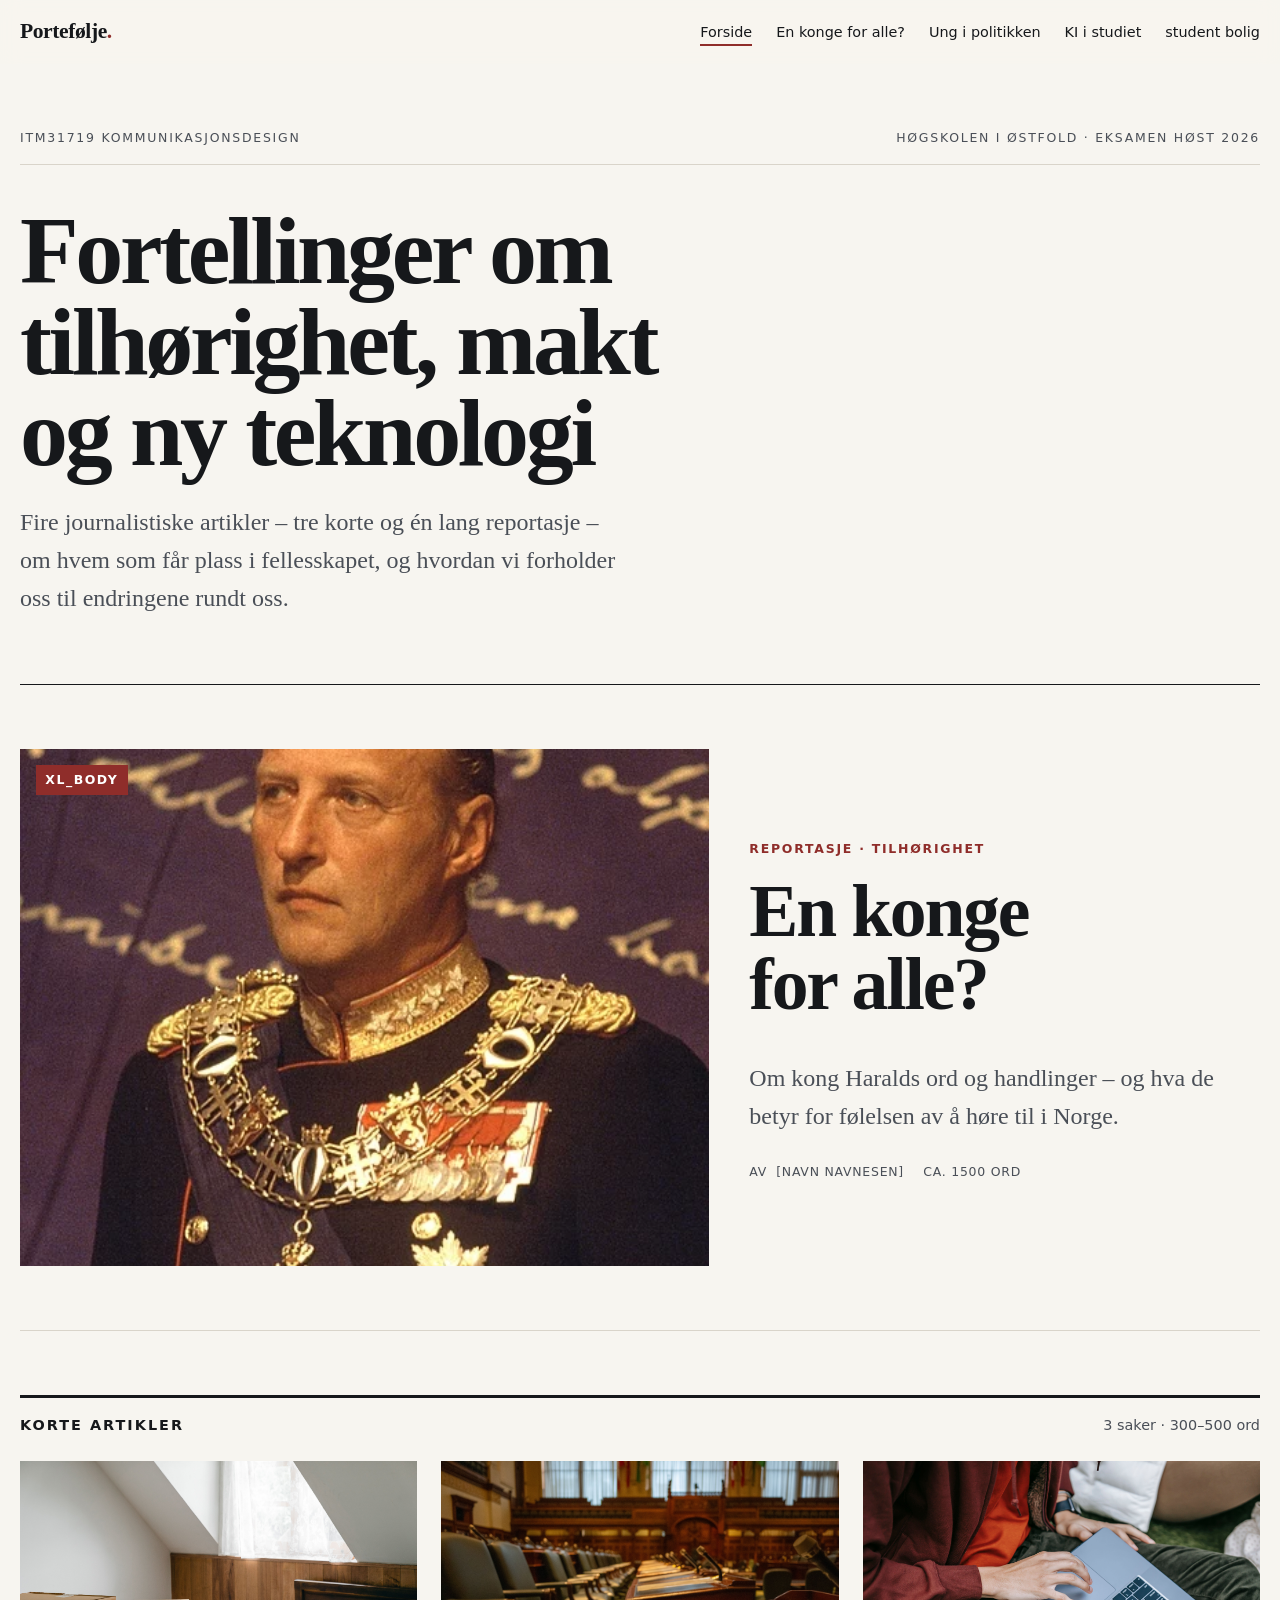
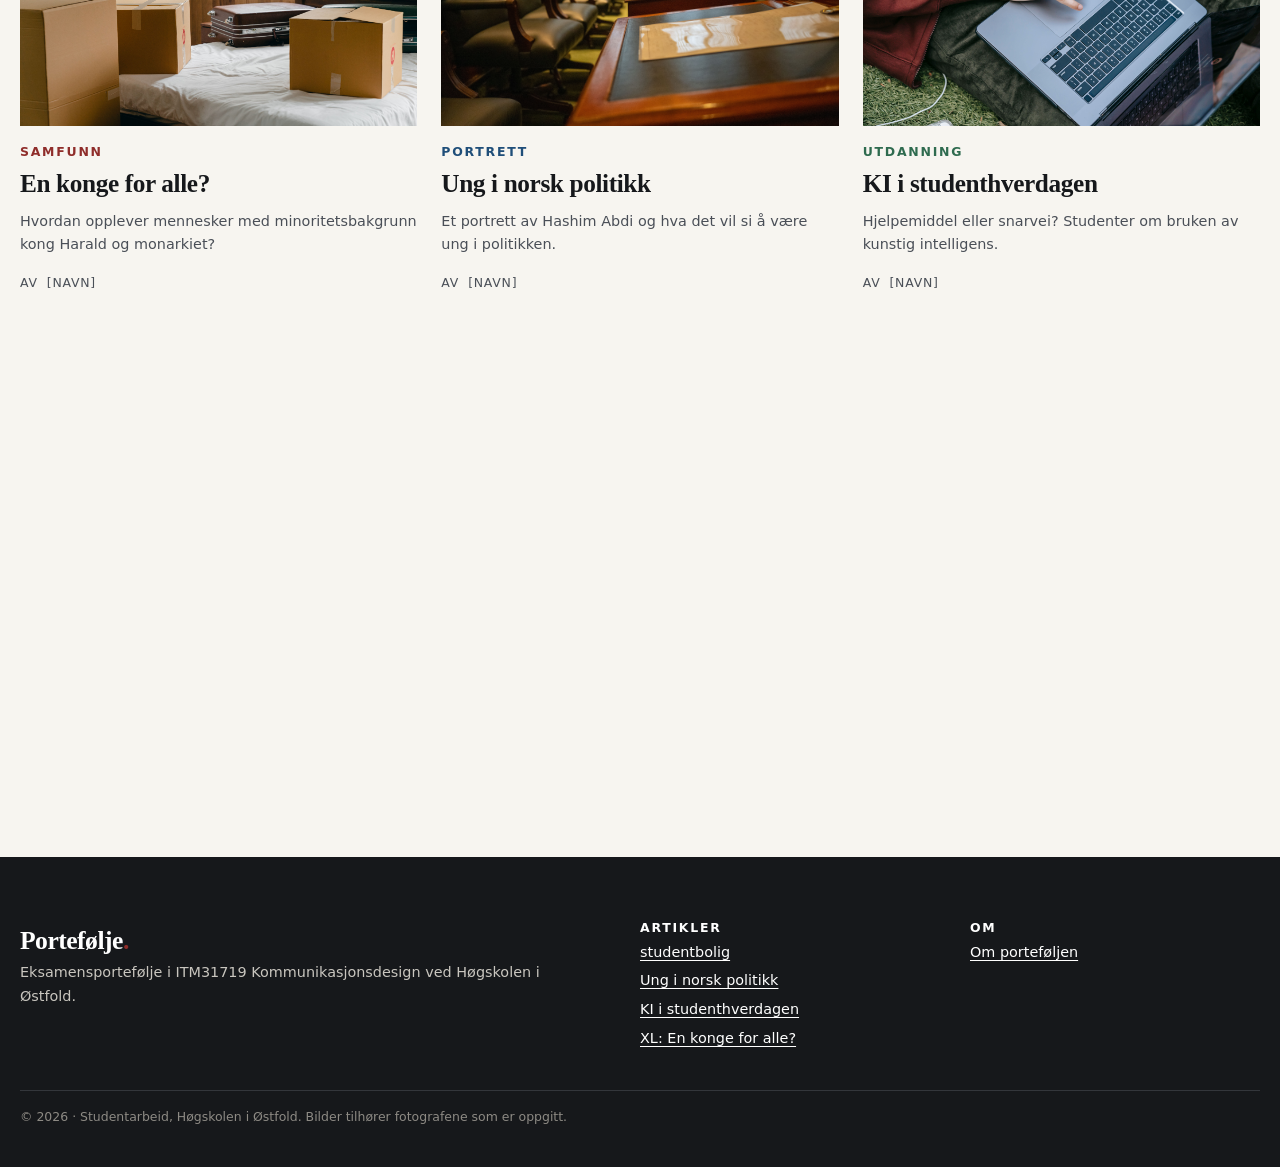
<file: index.html>
<!DOCTYPE html>
<html lang="no">
<head>
  <meta charset="UTF-8">
  <meta name="viewport" content="width=device-width, initial-scale=1">
  <title>Portefølje – ITM31719 Kommunikasjonsdesign</title>
  <meta name="description" content="Digital journalistisk portefølje i ITM31719 Kommunikasjonsdesign, Høgskolen i Østfold.">
  <link rel="icon" href="assets/favicon.svg" type="image/svg+xml">
  <link rel="stylesheet" href="css/style.css">
  <script src="js/main.js" defer></script>
</head>
<body>
  <a class="skip-link" href="#main">Hopp til innhold</a>

  <!-- ================= TOPPMENY (lik på alle sider) ================= -->
  <header class="site-header">
    <div class="container--full site-header__inner">
      <a class="logo" href="index.html">Portefølje<span>.</span></a>
      <button class="nav-toggle" aria-expanded="false" aria-controls="site-nav" aria-label="Åpne meny">
        <span class="nav-toggle__bar"></span><span class="nav-toggle__bar"></span><span class="nav-toggle__bar"></span>
      </button>
      <nav class="nav" id="site-nav" aria-label="Hovedmeny">
        <ul>
          <li><a href="index.html" aria-current="page">Forside</a></li>
          <li><a href="/xl_body.html">En konge for alle?</a></li>
          <li><a href="/artikkel/ung_i_politikk.html">Ung i politikken</a></li>
          <li><a href="/artikkel/KI_studentliv.html">KI i studiet</a></li>
          <li><a href="/artikkel/studentbolig.html">student bolig</a></li>
        </ul>
      </nav>
    </div>
  </header>

  <main id="main">
    <!-- ================= INTRO ================= -->
    <section class="container--full front-intro">
        <div class="front-intro__top fade-up">
          <span>ITM31719 Kommunikasjonsdesign</span>
          <span>Høgskolen i Østfold · Eksamen høst <span data-year>2026</span></span>
        </div>
        <h1 class="fade-up" style="--delay:.1s">Fortellinger om tilhørighet, makt og ny teknologi</h1>
        <p class="fade-up" style="--delay:.2s">
          Fire journalistiske artikler – tre korte og én lang reportasje – om hvem som får plass i fellesskapet,
          og hvordan vi forholder oss til endringene rundt oss.
        </p>
      </section>
  
      <!-- ================= HOVEDSAK: XL-ARTIKKEL ================= -->
      <div class="container--full">
        <a class="feature" href="/xl_body.html" data-reveal>
          <div class="feature__media">
            <!-- BYTT BILDE: legg eget foto i assets/img/ og endre src + alt -->
            <img src="assets/img/kongharald.jpg" alt="for XL-artikkelen" width="1600" height="1000">
            <span class="badge">xl_body</span>
          </div>
          <div>
            <span class="kicker">Reportasje · Tilhørighet</span>
            <h2>En konge for alle?</h2>
            <p class="feature__lead">
              Om kong Haralds ord og handlinger – og hva de betyr for følelsen av å høre til i Norge.
            </p>
            <div class="meta">
              <span>Av <span class="ph">[Navn Navnesen]</span></span>
              <span>Ca. 1500 ord</span>
            </div>
          </div>
        </a>
      </div>

      <!-- ================= TRE KORTE ARTIKLER ================= -->
    <section class="container--full" aria-labelledby="korte">
        <div class="section-head">
          <h2 id="korte">Korte artikler</h2>
          <span>3 saker · 300–500 ord</span>
        </div>
  
        <div class="cards">
          <a class="card theme-konge" href="/artikkel/studentbolig.html" data-reveal>
            <div class="card__media">
              <img src="assets/img/studentbolig.jpg" alt="Plassholderbilde for artikkelen studentbolig" width="1600" height="1000" loading="lazy">
            </div>
            <span class="kicker">Samfunn</span>
            <h3>En konge for alle?</h3>
            <p>Hvordan opplever mennesker med minoritetsbakgrunn kong Harald og monarkiet?</p>
            <div class="meta"><span>Av <span class="ph">[Navn]</span></span></div>
          </a>
  
          <a class="card theme-politikk" href="articles/ung_i_politikk" data-reveal style="--delay:.1s">
            <div class="card__media">
              <img src="assets/img/politikk.jpg" alt="Plassholderbilde for artikkelen Ung i norsk politikk" width="1600" height="1000" loading="lazy">
            </div>
            <span class="kicker">Portrett</span>
            <h3>Ung i norsk politikk</h3>
            <p>Et portrett av Hashim Abdi og hva det vil si å være ung i politikken.</p>
            <div class="meta"><span>Av <span class="ph">[Navn]</span></span></div>
          </a>
          
        <a class="card theme-ki" href="articles/KI_studentliv" data-reveal style="--delay:.2s">
            <div class="card__media">
              <img src="assets/img/KI i hverdag.jpg" alt="Plassholderbilde for artikkelen KI i studenthverdagen" width="1600" height="1000" loading="lazy">
            </div>
            <span class="kicker">Utdanning</span>
            <h3>KI i studenthverdagen</h3>
            <p>Hjelpemiddel eller snarvei? Studenter om bruken av kunstig intelligens.</p>
            <div class="meta"><span>Av <span class="ph">[Navn]</span></span></div>
          </a>
        </div>
      </section>
      <!-- OM PORTEFØLJEN-->
    <section class="container--full about" id="om" aria-labelledby="om-tittel" data-reveal>
        <div>
          <span class="kicker">Om porteføljen</span>
          <h2 id="om-tittel">Slik er sakene laget</h2>
        </div>
        <div class="about__cols">
          <div>
            <h3>Gruppen</h3>
            <ul>
              <li class="ph">[Navn 1 – rolle, f.eks. tekst og foto]</li>
              <li class="ph">[Navn 2 – rolle]</li>
              <li class="ph">[Navn 3 – rolle]</li>
            </ul>
          </div>
          <div>
            <h3>Metode</h3>
            <p class="ph">[Kort om hvordan dere har jobbet: intervjuer, research, konseptskisse, verktøy.]</p>
          </div>
          <div>
            <h3>Etikk og kilder</h3>
            <p>
                Alle sitater og intervjuer er gjort av gruppen selv eller hentet fra oppgitte kilder.
                Kildene står nederst i hver artikkel. Vi følger Vær Varsom-plakaten.
              </p>
            </div>
            <div>
              <h3>Bruk av KI</h3>
              <p class="ph">[Beskriv åpent hvordan KI eventuelt er brukt, f.eks. til koding eller språkvask. KI-genererte bilder er merket og viser ikke ekte personer.]</p>
            </div>

        </div>
    </section>
  </main>

  <!-- ================= BUNNTEKST (lik på alle sider) ================= -->
  <footer class="site-footer">
    <div class="container--full">
      <div class="site-footer__grid">
        <div>
          <a class="logo" href="index.html">Portefølje<span>.</span></a>
          <p>Eksamensportefølje i ITM31719 Kommunikasjonsdesign ved Høgskolen i Østfold.</p>
        </div>
        <div>
          <h2>Artikler</h2>
          <ul>

            <li><a href="/artikkel/studentbolig.html">studentbolig</a></li>
            <li><a href="/artikkel/ung_i_politikk.html">Ung i norsk politikk</a></li>
            <li><a href="/artikkel/KI_studentliv.html">KI i studenthverdagen</a></li>
            <li><a href="/xl_body.html">XL: En konge for alle?</a></li>
          </ul>
        </div>
        <div>
          <h2>Om</h2>
          <ul>
            <li><a href="index.html#om">Om porteføljen</a></li>
          </ul>
        </div>
      </div>
      <div class="site-footer__bottom">
        © <span data-year>2026</span> · Studentarbeid, Høgskolen i Østfold. Bilder tilhører fotografene som er oppgitt.
      </div>
    </div>
</footer>
</body>
</html>
</file>
<file: css/style.css>
/* ==========================================================================
   ITM31719 Kommunikasjonsdesign – Eksamensportefølje
   Felles stilark for startside og artikler.

  
   
   
   
  

/* 1. Designvariabler ------------------------------------------------------ */
:root {
    /* Farger – lys, nordisk palett med én tydelig aksentfarge */
    --paper: #f7f5f0;
    --paper-2: #efebe3;
    --ink: #16181b;
    --ink-soft: #4a4f57;
    --line: #d9d4ca;
    --accent: #8f2d2a;          /* Standard aksent (dyp rød) */
    --accent-ink: #ffffff;
    --placeholder: #c26a00;     /* Oransje = mangler materiale */
    --placeholder-bg: #fff4e3;
  
    /* Typografi – systemfonter, fungerer uten internett */
    --font-serif: "Iowan Old Style", "Palatino Linotype", Palatino, "Book Antiqua", Georgia, "Times New Roman", serif;
    --font-sans: system-ui, -apple-system, "Segoe UI", Roboto, "Helvetica Neue", Arial, sans-serif;
  
    /* Typografisk skala (flytende mellom mobil og desktop) */
    --fs-xs: 0.78rem;
    --fs-sm: 0.9rem;
    --fs-base: 1.0625rem;
    --fs-body: clamp(1.08rem, 1rem + 0.35vw, 1.25rem);
    --fs-lead: clamp(1.2rem, 1.05rem + 0.6vw, 1.5rem);
    --fs-h3: clamp(1.25rem, 1.1rem + 0.6vw, 1.6rem);
    --fs-h2: clamp(1.6rem, 1.25rem + 1.4vw, 2.4rem);
    --fs-h1: clamp(2.3rem, 1.4rem + 4vw, 5rem);
    --fs-display: clamp(2.6rem, 1.2rem + 6vw, 6.5rem);
  
    /* Avstander og mål */
    --space-1: 0.5rem;
    --space-2: 1rem;
    --space-3: 1.5rem;
    --space-4: 2.5rem;
    --space-5: 4rem;
    --space-6: 6rem;
    --measure: 40rem;           /* Ideell linjelengde for brødtekst */
    --wide: 72rem;
    --full: 90rem;
    --radius: 2px;
    --header-h: 64px;
  
    --ease: cubic-bezier(0.2, 0.7, 0.2, 1);
  }
  
  /* Hver artikkel kan få sin egen aksentfarge via klasse på <body> */
  .theme-konge  { --accent: #8f2d2a; }
  .theme-politikk { --accent: #1f4e79; }
  .theme-ki     { --accent: #2f6b4f; }
  .theme-xl     { --accent: #6d2a4d; }
  
  /* 2. Reset og grunnstil --------------------------------------------------- */
  *, *::before, *::after { box-sizing: border-box; }
  
  html {
    -webkit-text-size-adjust: 100%;
    scroll-behavior: smooth;
    scroll-padding-top: calc(var(--header-h) + 1rem);
  }
  
  body {
    margin: 0;
    background: var(--paper);
    color: var(--ink);
    font-family: var(--font-sans);
    font-size: var(--fs-base);
    line-height: 1.6;
    text-rendering: optimizeLegibility;
    -webkit-font-smoothing: antialiased;
  }
  
  img, svg, video { display: block; max-width: 100%; height: auto; }
  
  h1, h2, h3, h4 {
    font-family: var(--font-serif);
    font-weight: 700;
    line-height: 1.1;
    letter-spacing: -0.015em;
    margin: 0 0 0.5em;
    text-wrap: balance;
  }
  
  p { margin: 0 0 1.1em; }
  
  a { color: inherit; text-decoration-thickness: 1px; text-underline-offset: 0.2em; }
  a:hover { color: var(--accent); }
  
  :focus-visible { outline: 3px solid var(--accent); outline-offset: 3px; }
  
  ::selection { background: var(--accent); color: var(--accent-ink); }
  
  .skip-link {
    position: absolute;
    left: 1rem;
    top: -100px;
    z-index: 100;
    background: var(--ink);
    color: var(--paper);
    padding: 0.6rem 1rem;
  }
  .skip-link:focus { top: 1rem; }
  
  .visually-hidden {
    position: absolute !important;
    width: 1px; height: 1px;
    overflow: hidden; clip: rect(0 0 0 0);
    white-space: nowrap;
  }
  
  /* 3. Layout-hjelpere ------------------------------------------------------ */
  .container { width: min(100% - 2.5rem, var(--wide)); margin-inline: auto; }
  .container--full { width: min(100% - 2.5rem, var(--full)); margin-inline: auto; }
  .measure { width: min(100% - 2.5rem, var(--measure)); margin-inline: auto; }
  
  .kicker {
    display: inline-block;
    font-family: var(--font-sans);
    font-size: var(--fs-xs);
    font-weight: 700;
    letter-spacing: 0.14em;
    text-transform: uppercase;
    color: var(--accent);
    margin-bottom: var(--space-2);
  }
  
  .rule { border: 0; border-top: 1px solid var(--line); margin: var(--space-5) 0; }
  
  .btn {
    display: inline-flex;
    align-items: center;
    gap: 0.5em;
    font-weight: 600;
    font-size: var(--fs-sm);
    letter-spacing: 0.03em;
    padding: 0.85em 1.4em;
    background: var(--ink);
    color: var(--paper);
    text-decoration: none;
    border-radius: var(--radius);
    transition: background 0.25s var(--ease), transform 0.25s var(--ease);
  }
  .btn:hover { background: var(--accent); color: var(--accent-ink); transform: translateY(-2px); }
  .btn .arrow { transition: transform 0.25s var(--ease); }
  .btn:hover .arrow { transform: translateX(4px); }
  
  /* 4. Toppmeny og lesefremdrift ------------------------------------------- */
  .site-header {
    position: sticky;
    top: 0;
    z-index: 50;
    height: var(--header-h);
    background: color-mix(in srgb, var(--paper) 88%, transparent);
    backdrop-filter: saturate(1.4) blur(10px);
    -webkit-backdrop-filter: saturate(1.4) blur(10px);
    border-bottom: 1px solid transparent;
    transition: border-color 0.3s var(--ease), box-shadow 0.3s var(--ease);
  }
  .site-header.is-scrolled { border-bottom-color: var(--line); }
  
  .site-header__inner {
    height: 100%;
    display: flex;
    align-items: center;
    justify-content: space-between;
    gap: var(--space-3);
  }
  
  .logo {
    font-family: var(--font-serif);
    font-size: 1.35rem;
    font-weight: 700;
    letter-spacing: -0.02em;
    text-decoration: none;
    white-space: nowrap;
  }
  .logo span { color: var(--accent); }
  
  .nav ul {
    display: flex;
    gap: var(--space-3);
    list-style: none;
    margin: 0;
    padding: 0;
  }
  .nav a {
    font-size: var(--fs-sm);
    font-weight: 500;
    text-decoration: none;
    padding: 0.3em 0;
    border-bottom: 2px solid transparent;
    transition: border-color 0.2s var(--ease), color 0.2s var(--ease);
  }
  .nav a:hover,
  .nav a[aria-current="page"] { border-bottom-color: var(--accent); color: var(--ink); }
  
  .nav-toggle {
    display: none;
    background: none;
    border: 0;
    padding: 0.5rem;
    cursor: pointer;
    color: var(--ink);
  }
  .nav-toggle__bar {
    display: block;
    width: 24px;
    height: 2px;
    background: currentColor;
    margin: 5px 0;
    transition: transform 0.3s var(--ease), opacity 0.3s var(--ease);
  }
  .nav-toggle[aria-expanded="true"] .nav-toggle__bar:nth-child(1) { transform: translateY(7px) rotate(45deg); }
  .nav-toggle[aria-expanded="true"] .nav-toggle__bar:nth-child(2) { opacity: 0; }
  .nav-toggle[aria-expanded="true"] .nav-toggle__bar:nth-child(3) { transform: translateY(-7px) rotate(-45deg); }
  
  .progress {
    position: absolute;
    left: 0;
    bottom: -1px;
    height: 3px;
    width: 100%;
    background: var(--accent);
    transform-origin: 0 50%;
    transform: scaleX(0);
  }
  /* 5. Startside ------------------------------------------------------------ */
.front-intro {
    padding-block: var(--space-5) var(--space-4);
    border-bottom: 1px solid var(--ink);
  }
  .front-intro__top {
    display: flex;
    justify-content: space-between;
    flex-wrap: wrap;
    gap: var(--space-1);
    font-size: var(--fs-xs);
    text-transform: uppercase;
    letter-spacing: 0.14em;
    color: var(--ink-soft);
    border-bottom: 1px solid var(--line);
    padding-bottom: var(--space-2);
    margin-bottom: var(--space-4);
  }
  .front-intro h1 {
    font-size: var(--fs-display);
    line-height: 0.95;
    letter-spacing: -0.035em;
    max-width: 14ch;
    margin-bottom: var(--space-3);
  }
  .front-intro p {
    font-size: var(--fs-lead);
    font-family: var(--font-serif);
    color: var(--ink-soft);
    max-width: 38rem;
  }
  
  /* Hovedsak (XL) */
  .feature {
    display: grid;
    grid-template-columns: 1.35fr 1fr;
    gap: var(--space-4);
    align-items: center;
    padding-block: var(--space-5);
    border-bottom: 1px solid var(--line);
    text-decoration: none;
  }
  .feature__media {
    position: relative;
    overflow: hidden;
    aspect-ratio: 4 / 3;
    background: var(--paper-2);
  }
  .feature__media img,
  .card__media img {
    width: 100%;
    height: 100%;
    object-fit: cover;
    transition: transform 0.9s var(--ease);
  }
  .feature:hover .feature__media img,
  .card:hover .card__media img { transform: scale(1.04); }
  
  .badge {
    position: absolute;
    top: 1rem;
    left: 1rem;
    background: var(--accent);
    color: var(--accent-ink);
    font-size: var(--fs-xs);
    font-weight: 700;
    letter-spacing: 0.12em;
    text-transform: uppercase;
    padding: 0.4em 0.75em;
  }
  .feature h2 {
    font-size: var(--fs-h1);
    line-height: 1;
    letter-spacing: -0.03em;
  }
  .feature:hover h2 { color: var(--accent); }
  .feature__lead {
    font-family: var(--font-serif);
    font-size: var(--fs-lead);
    color: var(--ink-soft);
  }
  
  .meta {
    display: flex;
    flex-wrap: wrap;
    gap: 0.4em 1.2em;
    font-size: var(--fs-xs);
    letter-spacing: 0.06em;
    text-transform: uppercase;
    color: var(--ink-soft);
    margin-top: var(--space-2);
  }
  
  /* Seksjonstittel */
  .section-head {
    display: flex;
    align-items: baseline;
    justify-content: space-between;
    gap: var(--space-2);
    margin: var(--space-5) 0 var(--space-3);
    padding-top: var(--space-2);
    border-top: 3px solid var(--ink);
  }
  .section-head h2 {
    font-family: var(--font-sans);
    font-size: var(--fs-sm);
    letter-spacing: 0.14em;
    text-transform: uppercase;
    margin: 0;
  }
  .section-head span { font-size: var(--fs-sm); color: var(--ink-soft); }
  
  /* Artikkelkort */
  .cards {
    display: grid;
    grid-template-columns: repeat(3, 1fr);
    gap: var(--space-4) var(--space-3);
  }
  .card {
    display: flex;
    flex-direction: column;
    text-decoration: none;
    color: inherit;
  }
  .card__media {
    position: relative;
    overflow: hidden;
    aspect-ratio: 3 / 2;
    margin-bottom: var(--space-2);
    background: var(--paper-2);
  }
  .card h3 {
    font-size: var(--fs-h3);
    transition: color 0.2s var(--ease);
  }
  .card:hover h3 { color: var(--accent); }
  .card p { color: var(--ink-soft); font-size: var(--fs-sm); margin-bottom: 0; }
  .card .kicker { margin-bottom: var(--space-1); }
  
  /* Om porteføljen */
  .about {
    display: grid;
    grid-template-columns: 1fr 2fr;
    gap: var(--space-4);
    margin-top: var(--space-6);
    padding: var(--space-5) 0;
    border-top: 1px solid var(--ink);
  }
  .about h2 { font-size: var(--fs-h2); }
  .about__cols {
    display: grid;
    grid-template-columns: repeat(2, 1fr);
    gap: var(--space-3);
  }
  .about h3 {
    font-family: var(--font-sans);
    font-size: var(--fs-sm);
    letter-spacing: 0.1em;
    text-transform: uppercase;
    margin-bottom: var(--space-1);
  }
  .about p, .about li { color: var(--ink-soft); font-size: var(--fs-sm); }
.about ul { padding-left: 1.1em; margin: 0; }

/* 6. Artikkel ------------------------------------------------------------- */
.article-header {
  padding-block: var(--space-5) var(--space-4);
  text-align: left;
}
.article-header h1 {
  font-size: var(--fs-h1);
  line-height: 1;
  letter-spacing: -0.03em;
  max-width: 18ch;
}
.lead {
  font-family: var(--font-serif);
  font-size: var(--fs-lead);
  line-height: 1.45;
  color: var(--ink-soft);
  max-width: 40rem;
  margin-top: var(--space-3);
}
.byline {
  display: flex;
  flex-wrap: wrap;
  align-items: center;
  gap: 0.5em 1.5em;
  margin-top: var(--space-4);
  padding-top: var(--space-2);
  border-top: 1px solid var(--line);
  font-size: var(--fs-sm);
  color: var(--ink-soft);
}
.byline strong { color: var(--ink); }

/* Bilder */
.figure { margin: var(--space-4) auto; }
.figure--hero { margin-top: 0; }
.figure--hero img { width: 100%; aspect-ratio: 16 / 9; object-fit: cover; }
.figure--wide { width: min(100% - 2.5rem, var(--wide)); }
.figure--full { width: 100%; }
.figure--full figcaption { width: min(100% - 2.5rem, var(--wide)); margin-inline: auto; }
.figure img { width: 100%; background: var(--paper-2); }

figcaption {
  display: flex;
  flex-wrap: wrap;
  gap: 0.25em 0.75em;
  font-size: var(--fs-sm);
  color: var(--ink-soft);
  padding-top: 0.7em;
  line-height: 1.45;
}
.credit {
  font-size: var(--fs-xs);
  letter-spacing: 0.06em;
  text-transform: uppercase;
}
/* Merking for KI-genererte illustrasjoner – skal ALDRI brukes som "ekte" intervjuperson */
.ai-label {
  display: inline-block;
  font-size: var(--fs-xs);
  font-weight: 700;
  letter-spacing: 0.06em;
  text-transform: uppercase;
  border: 1px solid currentColor;
  padding: 0.1em 0.5em;
  color: var(--ink);
}

/* Brødtekst */
.article-body {
  font-family: var(--font-serif);
  font-size: var(--fs-body);
  line-height: 1.7;
  padding-bottom: var(--space-5);
}
.article-body > * { width: min(100% - 2.5rem, var(--measure)); margin-inline: auto; }
.article-body > .figure--wide { width: min(100% - 2.5rem, var(--wide)); }
.article-body > .figure--full { width: 100%; }
.article-body h2 {
  font-size: var(--fs-h2);
  margin-top: var(--space-5);
}
.article-body h3 {
  font-size: var(--fs-h3);
  margin-top: var(--space-4);
}

/* Innfelt første bokstav i første avsnitt */
.article-body > p.dropcap::first-letter {
  float: left;
  font-size: 4.2em;
  line-height: 0.85;
  padding: 0.06em 0.1em 0 0;
  font-weight: 700;
  color: var(--accent);
}

/* Sitat fra intervju (pull quote) */
.pullquote {
  margin-block: var(--space-5);
  padding: var(--space-3) 0;
  border-top: 3px solid var(--accent);
  border-bottom: 1px solid var(--line);
}
.pullquote p {
  font-size: clamp(1.5rem, 1.2rem + 1.3vw, 2.25rem);
  line-height: 1.2;
  font-weight: 700;
  letter-spacing: -0.015em;
  margin-bottom: 0.5em;
}
.pullquote cite {
  font-family: var(--font-sans);
  font-style: normal;
  font-size: var(--fs-sm);
  color: var(--ink-soft);
}

/* Blokksitat (f.eks. utdrag fra tale) */
.blockquote {
  margin-block: var(--space-4);
  padding-left: var(--space-3);
  border-left: 3px solid var(--accent);
  font-style: italic;
}
.blockquote footer {
  font-family: var(--font-sans);
  font-style: normal;
  font-size: var(--fs-sm);
  color: var(--ink-soft);
}

/* Faktaboks */
.factbox {
  font-family: var(--font-sans);
  font-size: var(--fs-sm);
  line-height: 1.55;
  background: var(--paper-2);
  border-top: 3px solid var(--ink);
  padding: var(--space-3);
  margin-block: var(--space-4);
}
.factbox h3 {
  font-family: var(--font-sans);
  font-size: var(--fs-xs);
  letter-spacing: 0.14em;
  text-transform: uppercase;
  margin: 0 0 var(--space-2);
}
.factbox ul { margin: 0; padding-left: 1.1em; }
.factbox li + li { margin-top: 0.4em; }

/* Kilder og metode */
.sources {
  font-family: var(--font-sans);
  font-size: var(--fs-sm);
  color: var(--ink-soft);
  border-top: 1px solid var(--ink);
  padding-top: var(--space-3);
  margin-top: var(--space-5);
}
.sources h2 {
  font-family: var(--font-sans);
  font-size: var(--fs-xs);
  letter-spacing: 0.14em;
  text-transform: uppercase;
  color: var(--ink);
  margin: 0 0 var(--space-2);
}
.sources ol, .sources ul { padding-left: 1.2em; }
.sources li + li { margin-top: 0.4em; }

/* Les også */
.read-more {
  background: var(--paper-2);
  padding-block: var(--space-5);
  border-top: 1px solid var(--line);
}
.read-more .cards { margin-top: var(--space-3); }

/* 7. XL-artikkel ---------------------------------------------------------- */
.xl-hero {
  position: relative;
  min-height: min(92vh, 900px);
  display: flex;
  align-items: flex-end;
  color: #fff;
  overflow: hidden;
  background: #1b1b1f;
}
.xl-hero__img {
    position: absolute;
    inset: 0;
    width: 100%;
    height: 100%;
    object-fit: cover;
    opacity: 0.7;
    transform: scale(1.05);
    animation: hero-zoom 14s var(--ease) forwards;
  }
  .xl-hero::after {
    content: "";
    position: absolute;
    inset: 0;
    background: linear-gradient(to top, rgba(10, 10, 12, 0.88) 0%, rgba(10, 10, 12, 0.25) 55%, rgba(10, 10, 12, 0.1) 100%);
  }
  .xl-hero__content {
    position: relative;
    z-index: 1;
    padding-block: var(--space-6) var(--space-5);
  }
  .xl-hero .kicker { color: #fff; opacity: 0.85; }
  .xl-hero h1 {
    font-size: var(--fs-display);
    line-height: 0.95;
    letter-spacing: -0.035em;
    max-width: 13ch;
  }
  .xl-hero .lead { color: rgba(255, 255, 255, 0.86); }
  .xl-hero .byline { border-top-color: rgba(255, 255, 255, 0.3); color: rgba(255, 255, 255, 0.8); }
  .xl-hero .byline strong { color: #fff; }
  .xl-hero .credit {
    position: absolute;
    right: 1.25rem;
    bottom: 1rem;
    z-index: 1;
    color: rgba(255, 255, 255, 0.7);
  }
  
  /* Kapittelnavigasjon */
  .chapter-nav {
    position: sticky;
    top: var(--header-h);
    z-index: 40;
    background: var(--paper);
    border-bottom: 1px solid var(--line);
  }
  .chapter-nav ol {
    display: flex;
    gap: var(--space-3);
    list-style: none;
    margin: 0 auto;
    padding: 0.8rem 0;
    overflow-x: auto;
    scrollbar-width: none;
    counter-reset: chap;
  }
  .chapter-nav ol::-webkit-scrollbar { display: none; }
  .chapter-nav li { counter-increment: chap; flex-shrink: 0; }
  .chapter-nav a {
    font-size: var(--fs-sm);
    text-decoration: none;
    color: var(--ink-soft);
    white-space: nowrap;
    padding-bottom: 0.3em;
    border-bottom: 2px solid transparent;
    transition: color 0.2s var(--ease), border-color 0.2s var(--ease);
  }
  .chapter-nav a::before {
    content: counter(chap, decimal-leading-zero) " ";
    font-weight: 700;
    color: var(--accent);
  }
  .chapter-nav a.is-active,
  .chapter-nav a:hover { color: var(--ink); border-bottom-color: var(--accent); }
  
  .chapter { padding-top: var(--space-2); }
  .chapter__label {
    display: block;
    font-family: var(--font-sans);
    font-size: var(--fs-xs);
    font-weight: 700;
    letter-spacing: 0.14em;
    text-transform: uppercase;
    color: var(--accent);
    margin-top: var(--space-5);
  }
  .chapter__label + h2 { margin-top: var(--space-1); }
  
  /* Stort mellomtittel-bilde med tekst over (kapittelskille) */
  .chapter-break {
    position: relative;
    margin-block: var(--space-5);
    min-height: 60vh;
    display: flex;
    align-items: center;
    justify-content: center;
    text-align: center;
    color: #fff;
    overflow: hidden;
    background: #222;
  }
  .chapter-break img {
    position: absolute;
    inset: 0;
    width: 100%;
    height: 100%;
    object-fit: cover;
    opacity: 0.55;
  }
  .chapter-break blockquote {
    position: relative;
    z-index: 1;
    margin: 0;
    padding: var(--space-3);
    max-width: 34rem;
    font-size: clamp(1.6rem, 1.2rem + 2vw, 3rem);
    line-height: 1.15;
    font-weight: 700;
  }
  /* 7b. Ekstra komponenter (lyd, galleri, to perspektiver, problemstilling) - */

/* Problemstilling / hovedspørsmål – stort spørsmål midt i teksten */
.question {
    font-size: clamp(1.35rem, 1.1rem + 1vw, 1.9rem);
    line-height: 1.3;
    font-weight: 700;
    font-style: italic;
    color: var(--accent);
    margin-block: var(--space-4);
    padding-left: var(--space-3);
    border-left: 3px solid var(--accent);
  }
  
  /* Lydklipp fra intervju */
  .audio-clip {
    display: grid;
    grid-template-columns: auto 1fr;
    gap: var(--space-1) var(--space-2);
    align-items: center;
    font-family: var(--font-sans);
    font-size: var(--fs-sm);
    background: var(--paper-2);
    border-left: 4px solid var(--accent);
    padding: var(--space-2) var(--space-3);
    margin-block: var(--space-4);
  }
  .audio-clip__icon {
    grid-row: span 2;
    width: 44px; height: 44px;
    border-radius: 50%;
    background: var(--accent);
    color: var(--accent-ink);
    display: grid;
    place-items: center;
    font-size: 1.1rem;
  }
  .audio-clip__title { font-weight: 700; margin: 0; }
  .audio-clip audio { width: 100%; grid-column: 1 / -1; margin-top: var(--space-1); }
  .audio-clip .ph { grid-column: 2; }
  
  /* Galleri (f.eks. arkivbilder) */
  .gallery {
    display: grid;
    grid-template-columns: repeat(3, 1fr);
    gap: var(--space-2);
    margin-block: var(--space-4);
  }
  .gallery .figure { margin: 0; }
  .gallery img { aspect-ratio: 4 / 5; object-fit: cover; }
  .gallery-caption {
    font-family: var(--font-sans);
    font-size: var(--fs-sm);
    color: var(--ink-soft);
    margin-top: calc(var(--space-2) * -1);
  }
  
  /* To perspektiver side om side */
  .versus {
    display: grid;
    grid-template-columns: 1fr 1fr;
    gap: var(--space-3);
    margin-block: var(--space-4);
  }
  .versus__side {
    border-top: 3px solid var(--accent);
    padding-top: var(--space-2);
  }
  .versus__side:last-child { border-top-color: var(--ink); }
  .versus__label {
    display: block;
    font-family: var(--font-sans);
    font-size: var(--fs-xs);
    font-weight: 700;
    letter-spacing: 0.14em;
    text-transform: uppercase;
    margin-bottom: var(--space-1);
  }
  .versus blockquote { margin: 0; }
  .versus blockquote p {
    font-size: clamp(1.15rem, 1rem + 0.6vw, 1.45rem);
    line-height: 1.3;
    font-weight: 700;
    margin-bottom: 0.5em;
  }
  .versus cite {
    font-family: var(--font-sans);
    font-style: normal;
    font-size: var(--fs-sm);
    color: var(--ink-soft);
  }
  
  /* Portrett ved siden av tekst (intervjuperson) */
  .person {
    display: grid;
    grid-template-columns: 9rem 1fr;
    gap: var(--space-3);
    align-items: start;
    margin-block: var(--space-4);
  }
  .person .figure { margin: 0; }
  .person img { aspect-ratio: 4 / 5; object-fit: cover; }
  .person__name {
    font-family: var(--font-sans);
    font-size: var(--fs-xs);
    font-weight: 700;
    letter-spacing: 0.14em;
    text-transform: uppercase;
    color: var(--accent);
    margin-bottom: var(--space-1);
  }
  .person p:last-child { margin-bottom: 0; }
  
  @media (max-width: 720px) {
    .gallery { grid-template-columns: 1fr 1fr; }
    .versus { grid-template-columns: 1fr; }
    .person { grid-template-columns: 6rem 1fr; gap: var(--space-2); }
  }
  
  /* 8. Plassholdere --------------------------------------------------------- */
  /* Alt med klassen .ph er materiale som MÅ erstattes før levering.
     Oransje stiplet ramme gjør det umulig å overse. */
  .ph {
    position: relative;
    background: var(--placeholder-bg);
    outline: 2px dashed var(--placeholder);
    outline-offset: 4px;
    color: #5a3a10;
  }
  p.ph, li.ph, span.ph { padding: 0.15em 0.35em; }
  /* Plassholdere på mørk bakgrunn (XL-toppbilde, kapittelskille) */
  .xl-hero .ph, .xl-hero .byline .ph, .chapter-break .ph { color: #5a3a10; }
  .ph-tag {
    display: inline-block;
    font-family: var(--font-sans);
    font-size: 0.68rem;
    font-weight: 700;
    font-style: normal;
    letter-spacing: 0.1em;
    text-transform: uppercase;
    color: #fff;
    background: var(--placeholder);
    padding: 0.15em 0.5em;
    margin-right: 0.5em;
    vertical-align: 0.15em;
    border-radius: 2px;
  }
  .ph-note {
    font-family: var(--font-sans);
    font-size: var(--fs-sm);
    line-height: 1.5;
    border-left: 4px solid var(--placeholder);
    background: var(--placeholder-bg);
    color: #5a3a10;
    padding: var(--space-2) var(--space-3);
    margin-block: var(--space-3);
  }
  .ph-note strong { color: var(--placeholder); }
  
  /* Teller nederst i hjørnet (vises bare mens det finnes plassholdere) */
  .ph-counter {
    position: fixed;
    right: 1rem;
    bottom: 1rem;
    z-index: 90;
    font-family: var(--font-sans);
    font-size: var(--fs-xs);
    font-weight: 600;
    background: var(--placeholder);
    color: #fff;
    border: 0;
    border-radius: 999px;
    padding: 0.6em 1em;
    box-shadow: 0 4px 16px rgba(0, 0, 0, 0.15);
    cursor: pointer;
  }
  body.hide-ph .ph { outline: none; background: none; color: inherit; }
  body.hide-ph .ph-tag,
  body.hide-ph .ph-note { display: none; }
  
  /* 9. Bunntekst ------------------------------------------------------------ */
  .site-footer {
    background: var(--ink);
    color: #c9c6bf;
    padding-block: var(--space-5) var(--space-4);
    margin-top: var(--space-6);
    font-size: var(--fs-sm);
  }
  .read-more + .site-footer { margin-top: 0; }
  .site-footer a { color: #fff; }
  .site-footer__grid {
    display: grid;
    grid-template-columns: 2fr 1fr 1fr;
    gap: var(--space-4);
  }
  .site-footer .logo { color: #fff; font-size: 1.6rem; }
  .site-footer h2 {
    font-family: var(--font-sans);
    font-size: var(--fs-xs);
    letter-spacing: 0.14em;
    text-transform: uppercase;
    color: #fff;
  }
  .site-footer ul { list-style: none; padding: 0; margin: 0; }
  .site-footer li + li { margin-top: 0.4em; }
  .site-footer__bottom {
    margin-top: var(--space-4);
    padding-top: var(--space-2);
    border-top: 1px solid #33363b;
    font-size: var(--fs-xs);
    color: #8d8a84;
  }

/* Bildetekst under hvert bilde i galleriet */
.gallery figcaption {
  flex-direction: column;
  gap: 0.2em;
  line-height: 1.4;
}
.gallery .place {
  font-weight: 600;
  color: var(--ink);
}
/* ==========================================================================
   XL-artikkel: svart/hvitt uttrykk
   ========================================================================== */
.theme-xl {
  --accent: #16181b;      /* svart i stedet for lilla */
  --accent-ink: #ffffff;
}
.theme-xl .chapter__label { color: var(--ink-soft); }
.theme-xl .question { color: var(--ink); border-left-color: var(--ink); }

/* Ingressboks */
.intro-box {
  font-family: var(--font-sans);
  font-size: var(--fs-sm);
  line-height: 1.7;
  background: #ffffff;
  border: 1px solid var(--line);
  border-left: 3px solid var(--ink);
  padding: var(--space-3);
  margin-block: var(--space-4);
}
.intro-box strong {
  display: block;
  font-size: var(--fs-xs);
  letter-spacing: 0.14em;
  text-transform: uppercase;
  color: var(--ink);
  margin-bottom: 0.5em;
}

/* Liten overskrift over seksjoner (f.eks. «Norge i tall») */
.section-kicker {
  display: block;
  font-family: var(--font-sans);
  font-size: var(--fs-xs);
  font-weight: 700;
  letter-spacing: 0.14em;
  text-transform: uppercase;
  color: var(--ink-soft);
  margin-top: var(--space-5);
}
.section-kicker + h2 { margin-top: var(--space-1); }
/* Talescenen ---------------------------------------------------------- */
.speech-scene {
  --p: 0;                        /* 0 → 1 mens man scroller (settes av main.js) */
  position: relative;
  height: 260vh;                 /* hvor lenge scenen varer */
  background: #0d0d0f;
}
.speech-scene__sticky {
  position: sticky;
  top: 0;
  height: 100vh;
  overflow: hidden;
  display: flex;
  align-items: center;
  justify-content: center;
}
.speech-scene__img {
  position: absolute;
  inset: 0;
  width: 100%;
  height: 100%;
  object-fit: cover;
  object-position: center 15%;   /* viser ansiktet */
  transform: scale(calc(1.15 - 0.15 * var(--p)));
  filter: brightness(0.55); }


.speech-scene__sticky::after {
  content: "";
  position: absolute;
  inset: 0;
  background: radial-gradient(ellipse at center, rgba(0,0,0,0.15) 0%, rgba(0,0,0,0.75) 100%);
}
.speech-scene__text {
  position: relative;
  z-index: 1;
  max-width: 42rem;
  padding: 0 1.5rem;
  text-align: center;
  color: #fff;
}
.speech-scene__kicker {
  display: block;
  font-family: var(--font-sans);
  font-size: var(--fs-xs);
  letter-spacing: 0.18em;
  text-transform: uppercase;
  opacity: 0.7;
  margin-bottom: var(--space-3);
}
/* Talescenen scroller som vanlig (ikke fast) */
.speech-scene { height: auto; }
.speech-scene__sticky { position: relative; height: 100vh; min-height: 560px; }
.speech-scene__line {
  font-family: var(--font-serif);
  font-size: clamp(1.6rem, 1.1rem + 2.2vw, 3rem);
  line-height: 1.15;
  font-weight: 700;
  margin: 0 0 0.4em;
}
.speech-scene__by {
  font-family: var(--font-sans);
  font-size: var(--fs-sm);
  letter-spacing: 0.06em;
  margin-top: var(--space-2);
}
.speech-scene__credit {
  position: absolute;
  right: 1.25rem;
  bottom: 1rem;
  z-index: 1;
  font-family: var(--font-sans);
  font-size: var(--fs-xs);
  letter-spacing: 0.06em;
  text-transform: uppercase;
  color: rgba(255, 255, 255, 0.6);
}
/* Linjene er dempet til de «slås på» (bare når JavaScript virker) */
.js .speech-scene__line {
  opacity: 0.12;
  transform: translateY(12px);
  transition: opacity 0.7s var(--ease), transform 0.7s var(--ease);
}
.js .speech-scene__by { opacity: 0; transition: opacity 0.7s var(--ease); }
.js .speech-scene__line.is-on,
.js .speech-scene__by.is-on { opacity: 1; transform: none; }

/* For lesere som har skrudd av animasjoner: vis alt med en gang */
@media (prefers-reduced-motion: reduce) {
  .speech-scene { height: auto; }
  .speech-scene__sticky { position: relative; height: auto; min-height: 80vh; padding: var(--space-6) 0; }
  .speech-scene__img { transform: none; filter: grayscale(1) brightness(0.45); }
  .js .speech-scene__line, .js .speech-scene__by { opacity: 1; transform: none; }
}
/* Bildetekst under hvert bilde i galleriet */
.gallery figcaption { flex-direction: column; gap: 0.2em; line-height: 1.4; }
.gallery .place { font-weight: 600; color: var(--ink); }

/* Gjør galleri- og portrettbilder svart-hvite (fjern hvis du vil ha farger) */
.theme-xl .gallery img,
.theme-xl .person img { filter: grayscale(1); }

/* Ingen oransje merking – teksten i [klammer] må du fortsatt fylle inn */
.ph { background: none; outline: none; color: inherit; padding: 0; }
.xl-hero .ph, .xl-hero .byline .ph, .chapter-break .ph { color: inherit; }
.ph-tag, .ph-counter { display: none; }
/* ==========================================================================
   XL-artikkel: svart/hvitt uttrykk
   ========================================================================== */
   .theme-xl {
    --accent: #16181b;      /* svart i stedet for lilla */
    --accent-ink: #ffffff;
  }
  .theme-xl .chapter__label { color: var(--ink-soft); }
  .theme-xl .question { color: var(--ink); border-left-color: var(--ink); }
  
  /* Ingressboks */
  .intro-box {
    font-family: var(--font-sans);
    font-size: var(--fs-sm);
    line-height: 1.7;
    background: #ffffff;
    border: 1px solid var(--line);
    border-left: 3px solid var(--ink);
    padding: var(--space-3);
    margin-block: var(--space-4);
  }
  .intro-box strong {
    display: block;
    font-size: var(--fs-xs);
    letter-spacing: 0.14em;
    text-transform: uppercase;
    color: var(--ink);
    margin-bottom: 0.5em;
  }
  
  /* Liten overskrift over seksjoner (f.eks. «Norge i tall») */
  .section-kicker {
    display: block;
    font-family: var(--font-sans);
    font-size: var(--fs-xs);
    font-weight: 700;
    letter-spacing: 0.14em;
    text-transform: uppercase;
    color: var(--ink-soft);
    margin-top: var(--space-5);
  }
  .section-kicker + h2 { margin-top: var(--space-1); }
  
  /* Bildetekst under hvert bilde i galleriet */
  .gallery figcaption { flex-direction: column; gap: 0.2em; line-height: 1.4; }
  .gallery .place { font-weight: 600; color: var(--ink); }
  
  /* Gjør galleri- og portrettbilder svart-hvite (fjern hvis du vil ha farger) */
  .theme-xl .gallery img,
  .theme-xl .person img { filter: grayscale(1); }
  
  /* Ingen oransje merking – teksten i [klammer] må du fortsatt fylle inn */
  .ph { background: none; outline: none; color: inherit; padding: 0; }
  .xl-hero .ph, .xl-hero .byline .ph, .chapter-break .ph { color: inherit; }
  .ph-tag, .ph-counter { display: none; }

  /* Statistikkboks (XL: Norge i tall) ------------------------------------ */
.stats {
  background: var(--ink);
  color: #f3f1ec;
  border-radius: 12px;
  padding: var(--space-4);
  margin-block: var(--space-4);
  font-family: var(--font-sans);
}
.stats__label {
  font-size: var(--fs-sm);
  color: #b9b6ae;
  margin: 0 0 var(--space-3);
}
.stats__grid {
  display: grid;
  grid-template-columns: 1fr 1fr;
  gap: var(--space-3) var(--space-4);
}
.stat__num {
  display: block;
  font-size: clamp(2rem, 1.5rem + 2vw, 3rem);
  font-weight: 700;
  line-height: 1.05;
  letter-spacing: -0.02em;
  font-variant-numeric: tabular-nums;
  color: #fff;
}
.stat__text {
  display: block;
  font-size: var(--fs-sm);
  color: #b9b6ae;
  margin-top: 0.4rem;
}
.stats__total {
  display: flex;
  justify-content: space-between;
  align-items: flex-end;
  gap: var(--space-2);
  border-top: 1px solid rgba(255, 255, 255, 0.12);
  margin-top: var(--space-3);
  padding-top: var(--space-3);
}
.stats__note { font-size: var(--fs-sm); color: #b9b6ae; }
.stats__source {
  font-size: var(--fs-sm);
  color: #b9b6ae;
  margin: var(--space-3) 0 0;
}
.stats__source a { color: #fff; text-decoration-style: dotted; }

@media (max-width: 720px) {
  .stats { padding: var(--space-3); }
  .stats__grid { grid-template-columns: 1fr; }
  .stats__total { flex-direction: column; align-items: flex-start; }
}



  /* 10. Animasjoner --------------------------------------------------------- */
  /* Elementer med data-reveal fades inn når de kommer til syne (styres av main.js).
     Uten JavaScript er alt synlig som vanlig. */
  .js [data-reveal] {
    opacity: 0;
    transform: translateY(24px);
    transition: opacity 0.8s var(--ease), transform 0.8s var(--ease);
    transition-delay: var(--delay, 0s);
  }
  .js [data-reveal].is-visible { opacity: 1; transform: none; }
  
  @keyframes hero-zoom { to { transform: scale(1); } }
  @keyframes fade-up {
    from { opacity: 0; transform: translateY(16px); }
    to   { opacity: 1; transform: none; }
  }
  .fade-up { animation: fade-up 0.9s var(--ease) both; animation-delay: var(--delay, 0s); }
  
  @media (prefers-reduced-motion: reduce) {
    html { scroll-behavior: auto; }
    *, *::before, *::after {
      animation-duration: 0.01ms !important;
      animation-iteration-count: 1 !important;
      transition-duration: 0.01ms !important;
    }
    .js [data-reveal] { opacity: 1; transform: none; }
  }
  
  /* 11. Responsivt ---------------------------------------------------------- */
  @media (max-width: 960px) {
    .feature { grid-template-columns: 1fr; gap: var(--space-3); }
    .cards { grid-template-columns: repeat(2, 1fr); }
    .about { grid-template-columns: 1fr; }
    .site-footer__grid { grid-template-columns: 1fr 1fr; }
    .site-footer__grid > :first-child { grid-column: 1 / -1; }
  }
  
  @media (max-width: 720px) {
    :root { --header-h: 56px; }
  
    .nav-toggle { display: block; }
    .nav {
      position: fixed;
      inset: var(--header-h) 0 auto 0;
      background: var(--paper);
      border-bottom: 1px solid var(--line);
      transform: translateY(-110%);
      visibility: hidden;
      transition: transform 0.35s var(--ease), visibility 0.35s;
      z-index: -1;
    }
    .nav.is-open { transform: none; visibility: visible; }
    .nav ul { flex-direction: column; gap: 0; padding: var(--space-1) 1.25rem var(--space-3); }
    .nav a { display: block; padding: 0.9rem 0; border-bottom: 1px solid var(--line); font-size: 1.05rem; }
  
    .cards { grid-template-columns: 1fr; }
    .about__cols { grid-template-columns: 1fr; }
    .site-footer__grid { grid-template-columns: 1fr; }
    .figure--hero img { aspect-ratio: 4 / 3; }
    .xl-hero { min-height: 85vh; }
    .chapter-break { min-height: 45vh; }
    .ph-counter { left: 1rem; right: auto; }
  }
  
  /* Utskrift – nyttig om sensor vil skrive ut */
  @media print {
    .site-header, .chapter-nav, .ph-counter, .read-more, .site-footer, .nav-toggle { display: none !important; }
    body { background: #fff; }
    .xl-hero { color: #000; min-height: 0; background: none; }
    .xl-hero::after, .xl-hero__img { display: none; }
    .js [data-reveal] { opacity: 1; transform: none; }
  }
</file>
